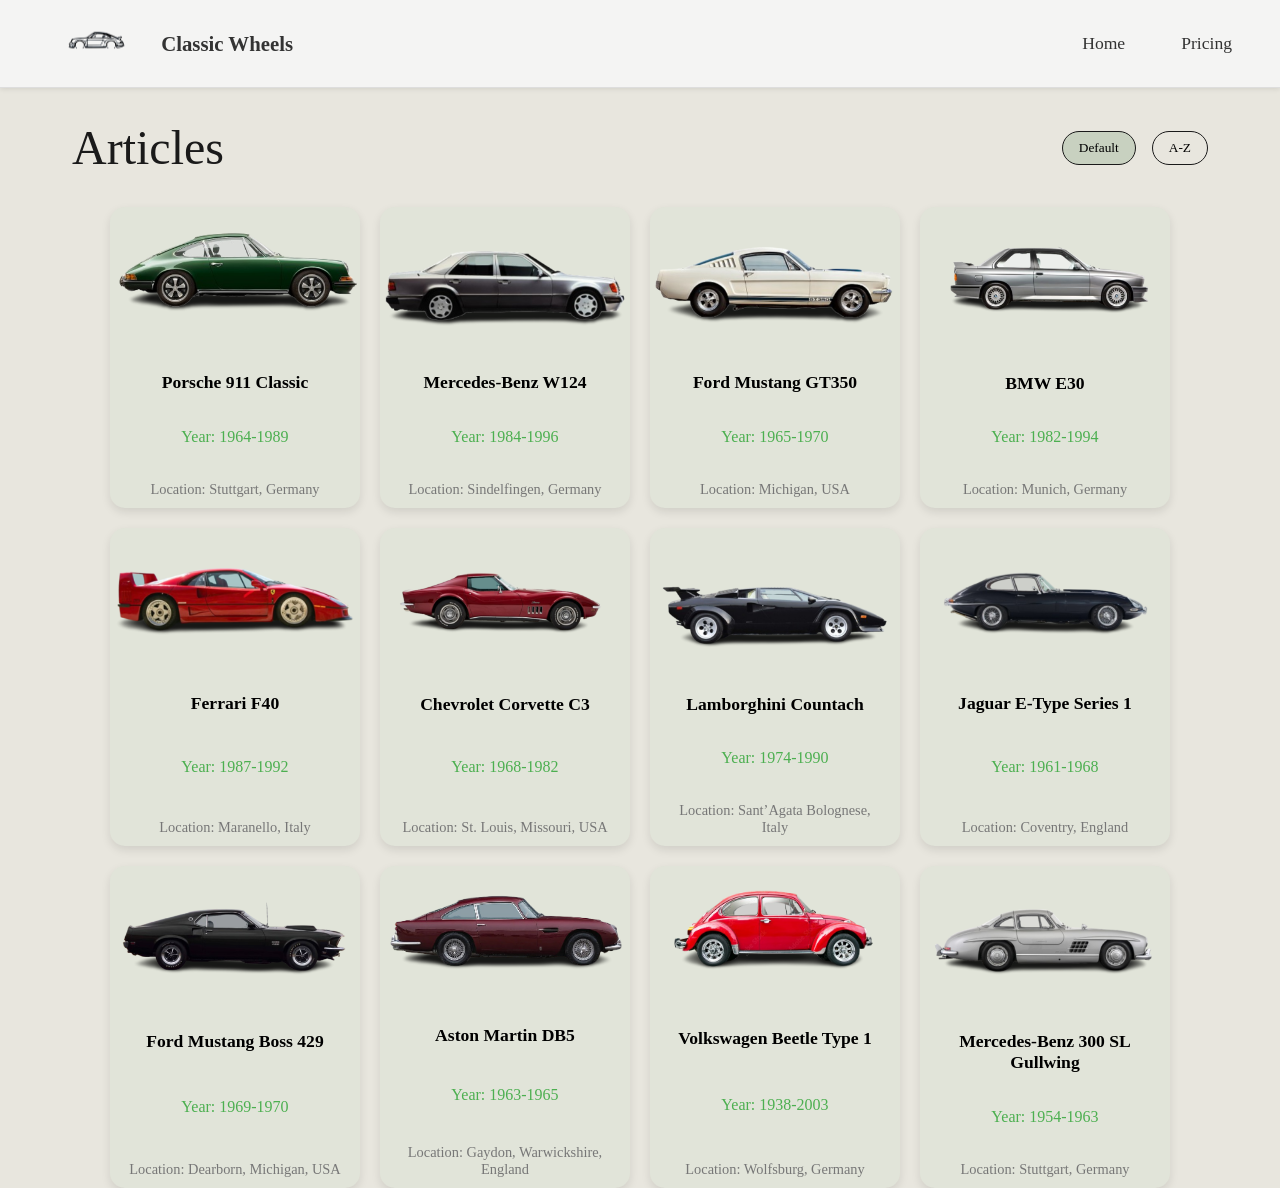
<file: articles.html>
<!DOCTYPE html>
<html lang="en">
<head>
    <meta charset="UTF-8">
    <meta name="viewport" content="width=device-width, initial-scale=1.0">
    <title>Classic Wheels - Articles</title>
    <link rel="stylesheet" href="style.css">
</head>
<body>
    <header class="header">
        <a href="index.html" class="logo">
            <img src="images/logo.png" alt="Classic Wheels Logo">
            Classic Wheels
        </a>
        <nav class="nav">
            <a href="articles.html">Home</a>
            <a href="payment.html">Pricing</a>
        </nav>
    </header>

    <main>
        <section id="articles" class="page">
            <div class="container">
                <div class="articles-header">
                    <h1 class="articles-title">Articles</h1>
                    <div class="filters">
                        <button class="filter-btn active">Default</button>
                        <button class="filter-btn">A-Z</button>
                    </div>
                </div>

                <div class="cars-grid">
                    <!-- This will be dynamically populated by JavaScript -->
                </div>
            </div>
        </section>
    </main>

    <script src="script.js"></script>
</body>
</html>
</file>
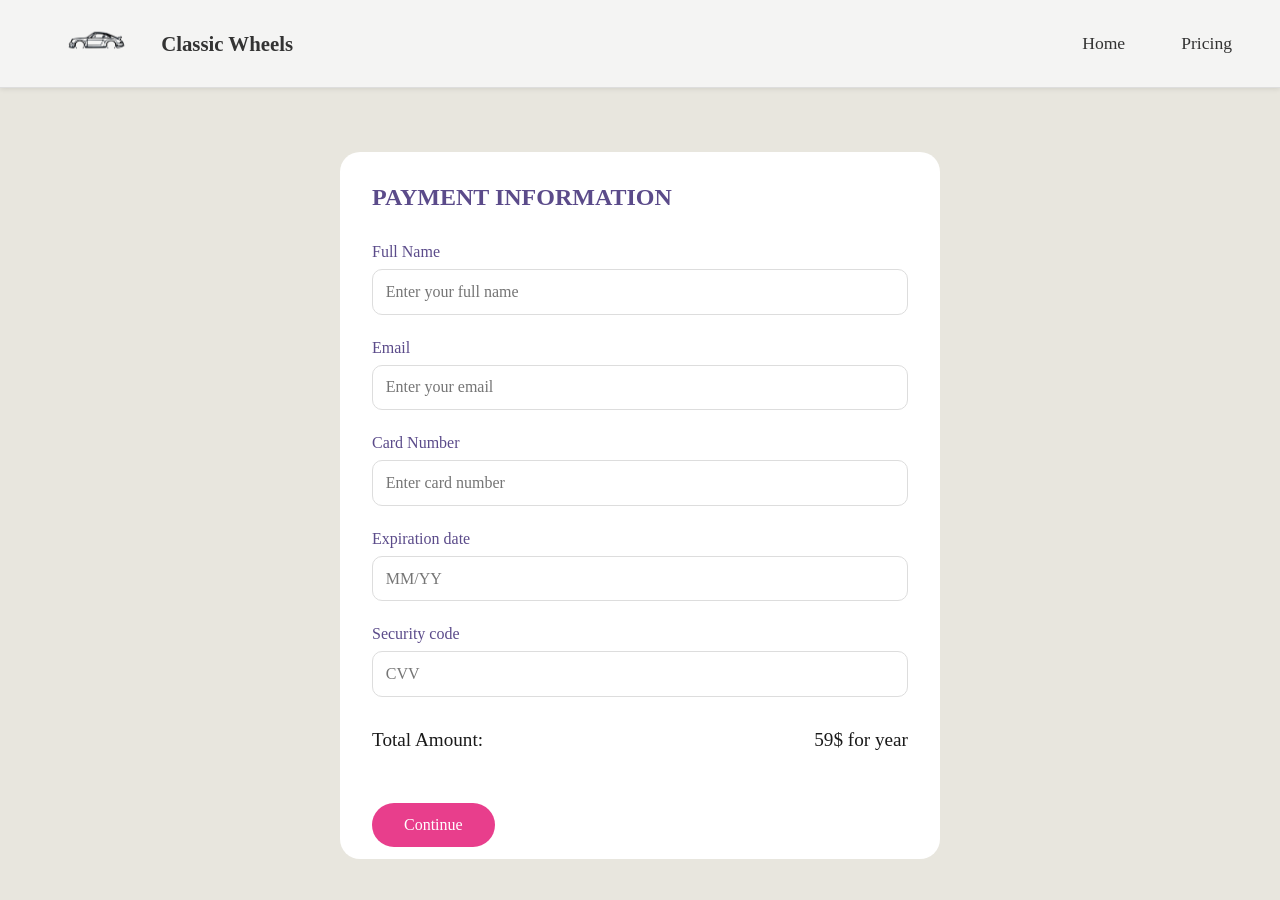
<file: payment.html>
<!DOCTYPE html>
<html lang="en">
<head>
    <meta charset="UTF-8">
    <meta name="viewport" content="width=device-width, initial-scale=1.0">
    <title>Classic Wheels - Payment</title>
    <link rel="stylesheet" href="style.css">
</head>
<body>
    <header class="header">
        <a href="index.html" class="logo">
            <img src="images/logo.png" alt="Classic Wheels Logo">
            Classic Wheels
        </a>
        <nav class="nav">
            <a href="articles.html">Home</a>
            <a href="payment.html">Pricing</a>
        </nav>
    </header>

    <main>
        <section id="payment" class="page">
            <div class="container">
                <div class="payment-form">
                    <h2>PAYMENT INFORMATION</h2>
                    <div class="form-group">
                        <label for="name">Full Name</label>
                        <input type="text" id="name" class="form-control" autocomplete="name" placeholder="Enter your full name" required>
                    </div>
                    <div class="form-group">
                        <label for="email">Email</label>
                        <input type="email" id="email" class="form-control" autocomplete="email" placeholder="Enter your email" required>
                    </div>
                    <div class="form-group">
                        <label for="card-number">Card Number</label>
                        <input type="text" id="card-number" class="form-control" placeholder="Enter card number" required>
                    </div>
                    <div class="form-group">
                        <label for="expiry-date">Expiration date</label>
                        <input type="text" id="expiry-date" class="form-control" placeholder="MM/YY" required>
                    </div>
                    <div class="form-group">
                        <label for="security-code">Security code</label>
                        <input type="text" id="security-code" class="form-control" placeholder="CVV" required>
                    </div>
                    <div class="total-amount">
                        <span>Total Amount:</span>
                        <span>59$ for year</span>
                    </div>
                    <button class="btn btn-primary continue-button">Continue</button>
                </div>
            </div>
        </section>
    </main>

    <script src="script.js"></script>
</body>
</html>
</file>
<file: style.css>
/* Reset и основные стили */
* {
    margin: 0;
    padding: 0;
    box-sizing: border-box;
    font-family: serif;
}

body {
    background-color: #E8E6DE;
    color: #1A1A1A;
    min-height: 100vh;
}

/* Общие стили */
.container {
    max-width: 1200px;
    margin: 0 auto;
    padding: 0 2rem;
}

.btn {
    position: relative; /* Относительное позиционирование */
    top: 20px; /* Сдвиг вниз на 20px */
    text-decoration: none;
    padding: 0.8rem 2rem;
    border-radius: 25px;
    border: none;
    cursor: pointer;
    font-size: 1rem;
    transition: all 0.3s ease;
}

.btn-primary {
    background-color: #FF6B8B;
    color: white;
}

.btn-primary:hover {
    background-color: #ff5377;
}

/* Шапка */
.header {
    display: flex;
    justify-content: space-between;
    align-items: center;
    padding: 1rem 2rem;
    background-color: rgba(245, 245, 245, 0.95); /* Светло-серый фон для контраста */
    border-bottom: 1px solid #ddd; /* Разделительная линия */
    box-shadow: 0 1px 5px rgba(0, 0, 0, 0.1); /* Легкая тень */
}

.logo {
    display: flex;
    font-family: 'Book Antiqua';
    align-items: center;
    text-decoration: none;
    color: #333; /* Темный цвет для акцента */
    font-size: 1.3rem; /* Увеличенный шрифт логотипа */
    font-weight: 800; /* Небольшое выделение жирностью */
}

.logo img {
    height: 55px; /* Слегка уменьшенный размер логотипа */
}

.nav {
    display: flex;
    gap: 1.5rem;
}

.nav a {
    font-family: 'Georgia', serif;
    text-decoration: none;
    color: #333;
    font-size: 1.1rem; /* Увеличенный шрифт навигации */
    font-weight: 500;
    padding: 0.5rem 1rem;
    transition: color 0.3s ease, background-color 0.3s ease;
    border-radius: 5px;
}

.nav a:hover {
    color: #FF6B8B; /* Цвет акцента при наведении */
    background-color: rgba(255, 107, 139, 0.1); /* Фон подсветки при наведении */
}

/* Главная страница */
.hero {
    text-align: center;
    padding: 4rem 0;
}

.hero h1 {
    font-size: 3.5rem;
    margin-bottom: 2rem;
    font-weight: normal;
}

.gallery {
    display: flex;
    flex-direction: column;
    align-items: center; /* Центрируем содержимое по горизонтали */
    margin-top: 2rem; /* Отступ сверху для визуального разделения */
}

.main-images {
    display: flex;
    justify-content: center; /* Выравниваем изображения по центру */
    gap: 1rem; /* Отступ между изображениями */
}

.thumbnail {
    width: 670px; /* Ширина для изображений Image 2 и Image 4 */
    height: 425px; /* Высота для изображений Image 2 и Image 4 */
    object-fit: cover; /* Обеспечиваем сохранение пропорций изображения */
    border-radius: 5px; /* Добавление скруглений */
}

.center-image {
    width: 836px; /* Устанавливаем ширину для Image 3 */
    height: 470px; /* Устанавливаем высоту для Image 3 */
    object-fit: cover; /* Обеспечиваем сохранение пропорций изображения */
    margin-top: 1rem; /* Отступ сверху для размещения изображения */
}

/* Секция "WHAT CAN WE OFFER" */
.offer-section {
    display: flex;
    gap: 1.5rem;
    margin-top: 3rem;
    padding: 2rem;
    border-radius: 15px;
    box-shadow: 0 4px 50px rgba(0, 0, 0, 0.1);
}

.offer-title {
    font-weight: 800;
    font-family: 'Inter';
    color: #1A1A1A; 
    min-width: 176px;
}

.offer-text {
    color: #1A1A1A;
    line-height: 1.6;
}

.thumbnail-row {
    display: flex;
    gap: 1rem;
}

/* Страница со статьями */
.articles-header {
    display: flex;
    justify-content: space-between;
    align-items: center;
    margin-top: 2rem;
    margin-bottom: 2rem;
}

.articles-title {
    font-size: 3rem;
    font-weight: normal;
}

.filters {
    display: flex;
    gap: 1rem;
}

.filter-btn {
    padding: 0.5rem 1rem;
    font-family: 'Palatino Linotype';
    font-weight: 500;
    border: 1px solid #1A1A1A;
    border-radius: 20px;
    background: transparent;
    cursor: pointer;
}

.filter-btn.active {
    background-color: #C8D1C0;
}
/* Контейнер для карточек автомобилей */
.cars-grid {
    display: flex;
    flex-wrap: wrap;
    gap: 20px; /* Отступы между карточками */
    justify-content: center; /* Выравнивание карточек по центру */
}

/* Карточка автомобиля */
.car-card {
    background-color: #E1E4D9; /* Цвет фона */
    border-radius: 15px;
    overflow: hidden;
    box-shadow: 0 4px 10px rgba(0, 0, 0, 0.1);
    width: 250px;
    cursor: pointer;
    transition: transform 0.3s ease;
    display: flex;
    flex-direction: column; /* Карточка будет вертикальной */
    align-items: center; /* Центрируем элементы по горизонтали */
}

/* Изображение автомобиля */
.car-image {
    width: 100%;
    height: 200px;
    object-fit: cover;
    align-self: flex-start; /* Выравнивание изображения по верху карточки */
    margin-bottom: 15px; /* Увеличиваем отступ снизу для изображения */
    position: relative;
    top: -5px; /* Мелкий сдвиг вверх для выравнивания */
}

/* Контейнер для текста в карточке */
.car-info {
    padding: 10px 15px; /* Меньше отступов, чтобы текст не был слишком удален от краев */
    display: flex;
    flex-direction: column;
    justify-content: space-between;
    align-items: center; /* Выравнивание текста по центру */
    height: 100%; /* Занимает всю высоту карточки */
}

/* Название автомобиля */
.car-name {
    font-size: 1.1rem; /* Немного уменьшаем размер */
    font-weight: bold;
    margin-bottom: 5px; /* Уменьшаем отступ снизу */
    text-align: center;
    color: #000; /* Цвет для улучшения контраста */
}

/* Год выпуска */
.car-year {
    font-size: 1rem;
    color: #4CAF50; /* Зеленый для года выпуска */
    margin-bottom: 5px; /* Снижаем отступ */
    text-align: center;
}

/* Местоположение */
.car-location {
    font-size: 0.9rem; /* Немного уменьшаем шрифт для местоположения */
    color: #777; /* Серый цвет для текста */
    text-align: center;
}

/* Эффект наведения на карточку */
.car-card:hover {
    transform: scale(1.05); /* Легкое увеличение при наведении */
}

/* Детальная страница */
/* Первый абзац */
#car-paragraph-1 {
    max-width: 1200px; /* Ширина для первого абзаца */
    margin: 0 auto 45px auto; /* Центрирование и отступ снизу */
    text-align: justify; /* Выровнять текст по ширине */
}

/* Второй и третий абзацы */
#car-paragraph-2 {
    max-width: 800px; /* Ширина для второго и третьего абзацев */
    margin: 0 auto; /* Центрирование */
    text-align: justify;
}

#car-paragraph-3 {
    text-align: left;
    max-width: 1000px; /* Ширина для второго и третьего абзацев */
}

/* Контейнер для всех деталей */
.car-detail {
    display: flex;
    flex-direction: column;
    text-align: center; /* Центрируем заголовки */
    margin-top: 30px;
}

/* Заголовок автомобиля */
.car-detail h1 {
    font-size: 3rem;
    margin-bottom: 2rem;
    font-weight: normal;
}

/* Контейнер для контента */
.car-content {
    display: flex;
    flex-direction: column; /* Колонка для контента */
    gap: 50px; /* Пространство между блоками */
}

/* Центрирование и отступ для текста */
.car-content p {
    font-family: 'Kite One', sans-serif;
    text-align: justify;
    margin: 0;
}

/* Настройка для строки: текст + изображения */
.row {
    display: flex;
    gap: 20px;
    align-items: center; /* Центрируем текст и изображения по вертикали */
    justify-content: space-between; /* Равномерное расположение по горизонтали */
}

/* Контейнер для изображений */
.row .images {
    display: flex;
    flex-direction: column; /* Колонка для изображений */
    gap: 15px; /* Расстояние между изображениями */
    justify-content: space-around; /* Расположение изображений */
}

/* Отступы для изображений второго абзаца */
.row .images img:first-child {
    align-self: flex-start; /* Перемещаем первое изображение вверх */
}

.row .images img:last-child {
    align-self: flex-end; /* Перемещаем второе изображение вниз */
}

/* Настройка для третьей строки */
.row-reverse {
    display: flex;
    flex-direction: row-reverse; /* Текст справа, изображение слева */
    gap: 20px;
    align-items: center;
}

/* Настройка изображений */
.car-image {
    max-width: 100%;
    border-radius: 5px; /* Закругленные края */
}

/* Отступы между абзацами */
#car-paragraph-1 {
    margin-bottom: 50px;
}

#car-paragraph-2 {
    margin-bottom: 30px;
}

#car-paragraph-3 {
    margin-bottom: 30px;
}


/* Форма оплаты */
.payment-form {
    max-width: 600px;
    margin: 4rem auto;
    background: white;
    padding: 2rem;
    border-radius: 20px;
}

.payment-form h2 {
    color: #5B4B8A;
    margin-bottom: 2rem;
}

.form-group {
    margin-bottom: 1.5rem;
}

.form-group label {
    display: block;
    margin-bottom: 0.5rem;
    color: #5B4B8A;
}

.form-control {
    width: 100%;
    padding: 0.8rem;
    border: 1px solid #ddd;
    border-radius: 10px;
    font-size: 1rem;
}

.total-amount {
    display: flex;
    justify-content: space-between;
    margin: 2rem 0;
    font-size: 1.2rem;
}

@media (max-width: 768px) {
    header {
        flex-direction: column;
        gap: 1rem;
    }

    .car-content {
        grid-template-columns: 1fr;
    }

    .gallery {
        grid-template-columns: 1fr;
    }

    .articles-header {
        flex-direction: column;
        gap: 1rem;
    }
}

/* Прозрачная кнопка */
.continue-button.btn-primary.transparent {
    background-color: #e83e8c; /* Розовый цвет */
    cursor: not-allowed;       /* Курсор "недоступно" */
    color: rgba(255, 255, 255, 0.7); /* Прозрачный текст */
    opacity: 0.5;              /* Эффект прозрачности */
    transition: opacity 0.3s;  /* Плавный переход прозрачности */
}

/* Активная кнопка */
.continue-button.btn-primary {
    background-color: #e83e8c; /* Розовый цвет */
    color: white;              /* Белый текст */
    cursor: pointer;          /* Указатель нажатия */
    opacity: 1;                /* Полностью видимая */
    transition: background-color 0.3s, opacity 0.3s; /* Плавный переход */
}
.success-message {
    position: fixed;
    top: 20px;
    right: 20px;
    background-color: #4caf50;
    color: white;
    padding: 15px 20px;
    border-radius: 5px;
    box-shadow: 0 4px 6px rgba(0, 0, 0, 0.2);
    font-size: 16px;
    z-index: 1000;
    animation: fadeInOut 3s;
}

/* Анимация появления и исчезновения */
@keyframes fadeInOut {
    0% { opacity: 0; transform: translateY(-20px); }
    10% { opacity: 1; transform: translateY(0); }
    90% { opacity: 1; transform: translateY(0); }
    100% { opacity: 0; transform: translateY(-20px); }
}
</file>
